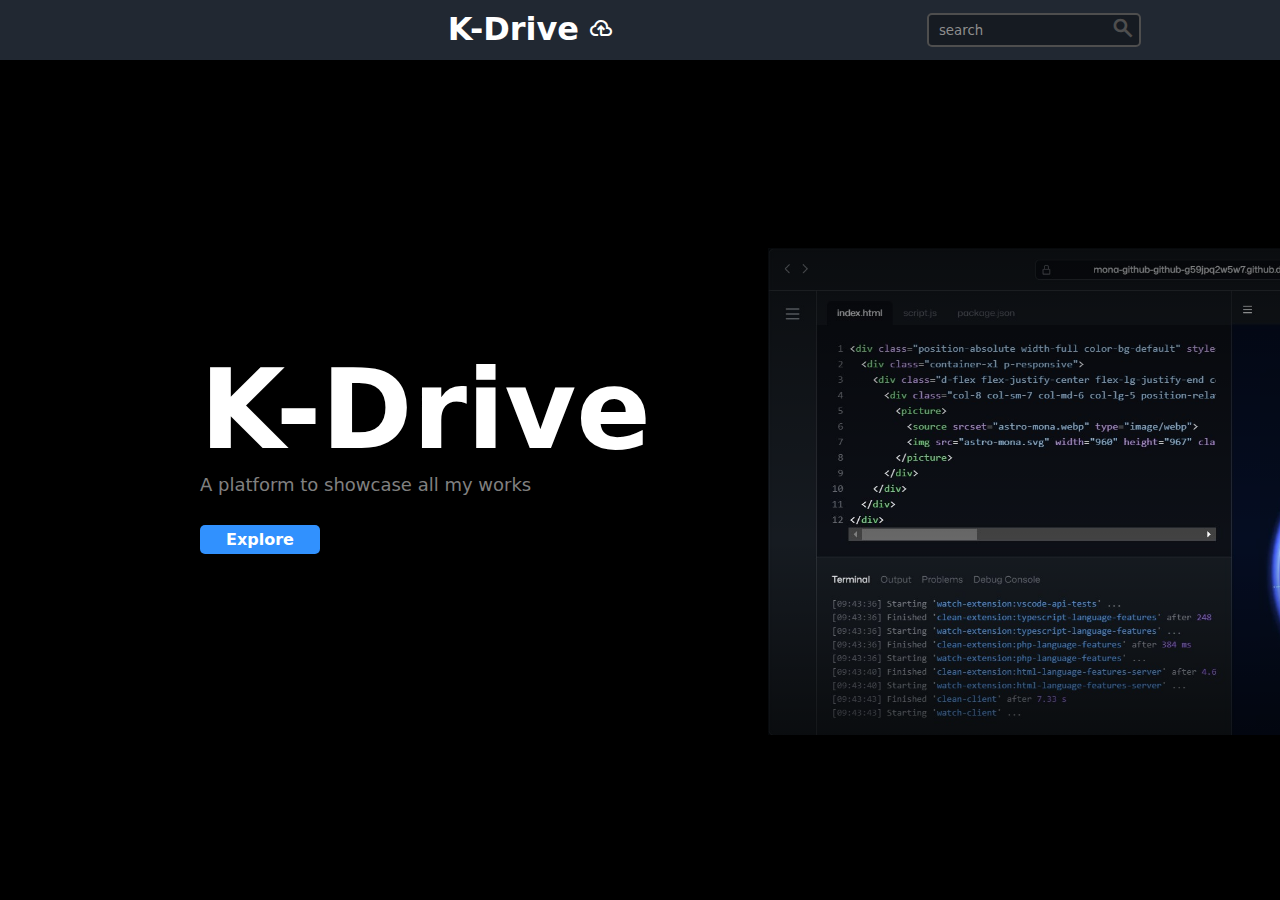
<file: index.html>
<!DOCTYPE html>
<html lang="en">
  <head>
    <meta charset="UTF-8" />
    <meta http-equiv="X-UA-Compatible" content="IE=edge" />
    <meta name="viewport" content="width=device-width, initial-scale=1.0" />
    <title>Document</title>
    <link
      rel="stylesheet"
      href="https://fonts.googleapis.com/css2?family=Material+Symbols+Outlined:opsz,wght,FILL,GRAD@48,400,0,0"
    />
    <link rel="stylesheet" href="styles\style.css" />
  </head>
  <body
    class="land"
    style="
      background-image: linear-gradient(
          0deg,
          rgb(0, 0, 0),
          rgba(255, 255, 255, 0) 40%,
          rgb(0, 0, 0)
        ),
        url(assets/ss.jpg);
      background-size: 65%;
      background-position: 48rem;

      background-position-y: 60%;
      background-repeat: no-repeat;
    "
  >
    <nav>
      <div class="nav-bar">
        <h1></h1>
        <h1>
          K-Drive
          <span
            style="position: absolute; top: 16px; padding: 0 10px 0"
            class="material-symbols-outlined cloud"
          >
            cloud_upload
          </span>
        </h1>

        <div>
          <input
            class="search"
            placeholder="search"
            type="text"
            style="color: white; padding: 0 5px 0"
          />
          <span class="material-symbols-outlined search-btn"> search </span>
        </div>
      </div>
    </nav>
    <div class="land-head">
      <h1>K-Drive</h1>
      <p>A platform to showcase all my works</p>
      <a href="repo.html" class="btn3">Explore</a>
      <!--   
      <div class="name-ctn">
        <div>
          <label>Your Name</label>
        </div>
        <input class="search s" name="name" />

        <div class="btn-name-ctn">
          <a href="repo.html" class="btn01">Jump</a>
        </div>

      </div>
     <a href="https://github.com/krishnanand654" target="_blank" class="btn4"
        >Jump to Github</a
      >
    --></div>
  </body>
</html>
</file>
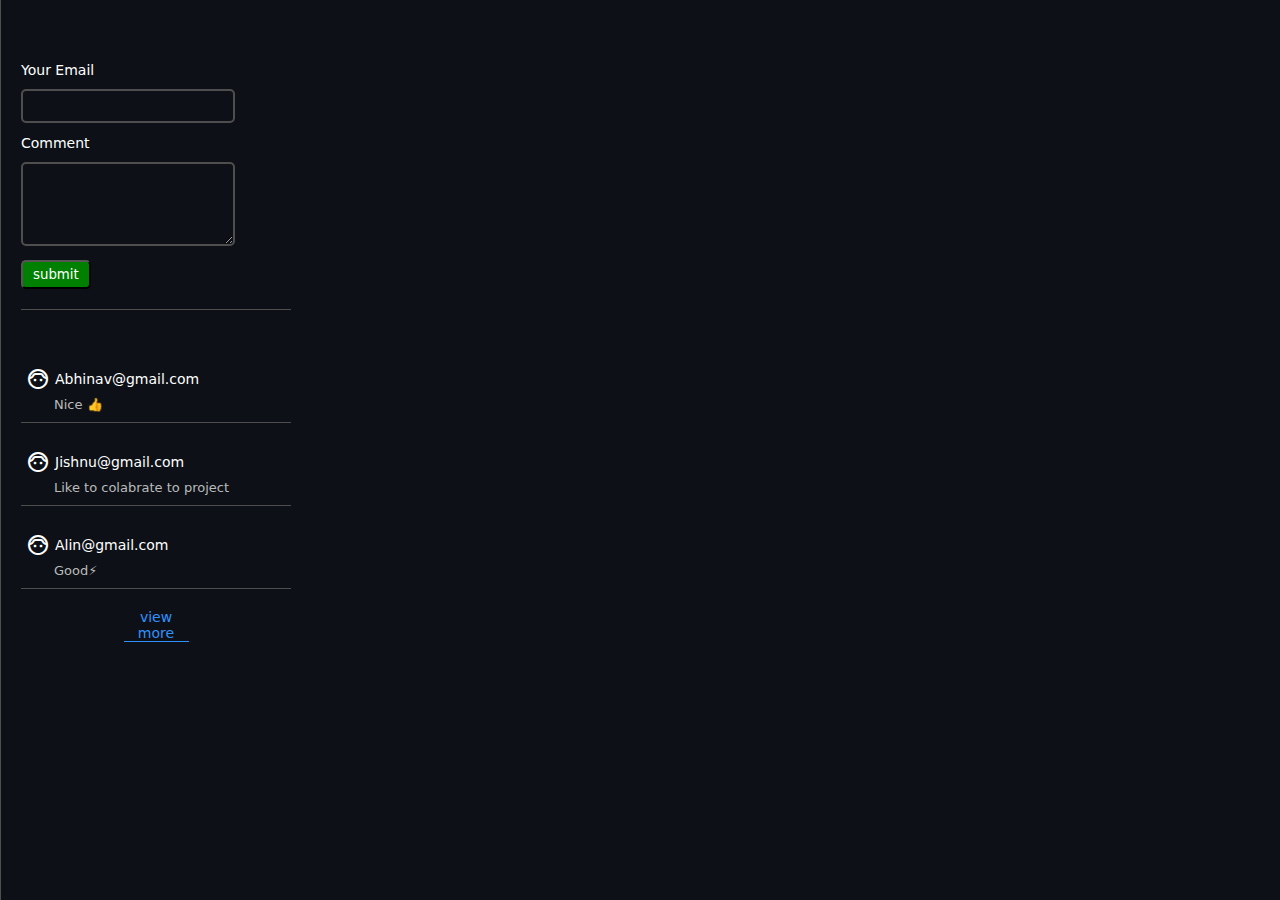
<file: form.html>
<!DOCTYPE html>
<html lang="en">
  <head>
    <meta charset="UTF-8" />
    <meta http-equiv="X-UA-Compatible" content="IE=edge" />
    <meta name="viewport" content="width=device-width, initial-scale=1.0" />
    <title>Document</title>
    <link rel="stylesheet" href="styles\style.css" />
    <link
      rel="stylesheet"
      href="https://fonts.googleapis.com/css2?family=Material+Symbols+Outlined:opsz,wght,FILL,GRAD@48,400,0,0"
    />
  </head>
  <body>
    <div class="section3">
      <div class="form">
        <form>
          <div class="lab">
            <label>Your Email</label>
            <div>
              <input type="text" name="subject" required/>
            </div>
          </div>
          <div class="lab">
            <label>Comment</label>
            <div>
              <textarea type="text" name="comment"></textarea>
            </div>
          </div>
          <div>
            <button type="submit" class="btn">submit</button>
          </div>
        </form>
        <div>
        <div class="noti-ctn">
          <div class="noti">
            <h4>
              <span class="material-symbols-outlined face"> face_6 </span>Abhinav@gmail.com
            </h4>
            <p>Nice 👍</p>
          </div>

          <div class="noti">
            <h4>
              <span class="material-symbols-outlined face"> face_6 </span>Jishnu@gmail.com
            </h4>
            <p>Like to colabrate to project</p>
          </div>

          <div class="noti">
            <h4>
              <div class="status"></div>
              <span class="material-symbols-outlined face"> face_6 </span>Alin@gmail.com
            </h4>

            <p>Good⚡</p>
          </div>
          <div class="btn-ctn">
          <div class="btn6">view more</div>
        </div>
        </div>
      </div>
    </div>
  </body>
</html>
</file>
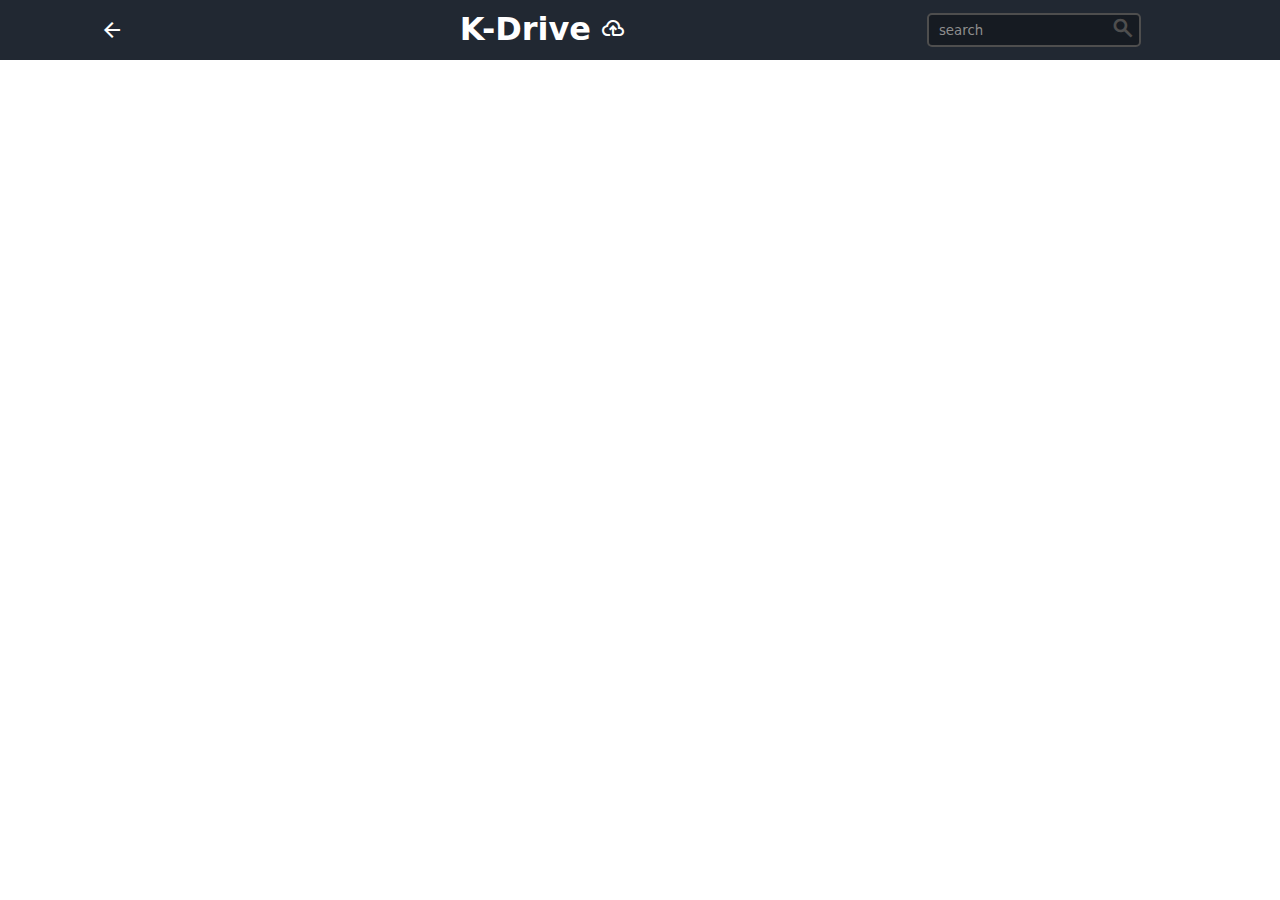
<file: nav.html>
<!DOCTYPE html>
<html lang="en">
  <head>
    <meta charset="UTF-8" />
    <meta http-equiv="X-UA-Compatible" content="IE=edge" />
    <meta name="viewport" content="width=device-width, initial-scale=1.0" />
    <title>Document</title>
    <link
      rel="stylesheet"
      href="https://fonts.googleapis.com/css2?family=Material+Symbols+Outlined:opsz,wght,FILL,GRAD@48,400,0,0"
    />
    <link rel="stylesheet" href="styles\style.css" />
  </head>
  <body>
    <nav>
      <div class="nav-bar">
        <a class="back" target="_parent" href=".\repo.html"
          ><span class="material-symbols-outlined"> arrow_back </span></a
        >
        <h1>
          K-Drive
          <span
            style="position: absolute; top: 16px; padding: 0 10px 0"
            class="material-symbols-outlined cloud"
          >
            cloud_upload
          </span>
        </h1>

        <div>
          <input
            class="search"
            placeholder="search"
            type="text"
            style="color: white; padding: 0 5px 0"
          />
          <span class="material-symbols-outlined search-btn"> search </span>
        </div>
      </div>
    </nav>
  </body>
</html>
</file>
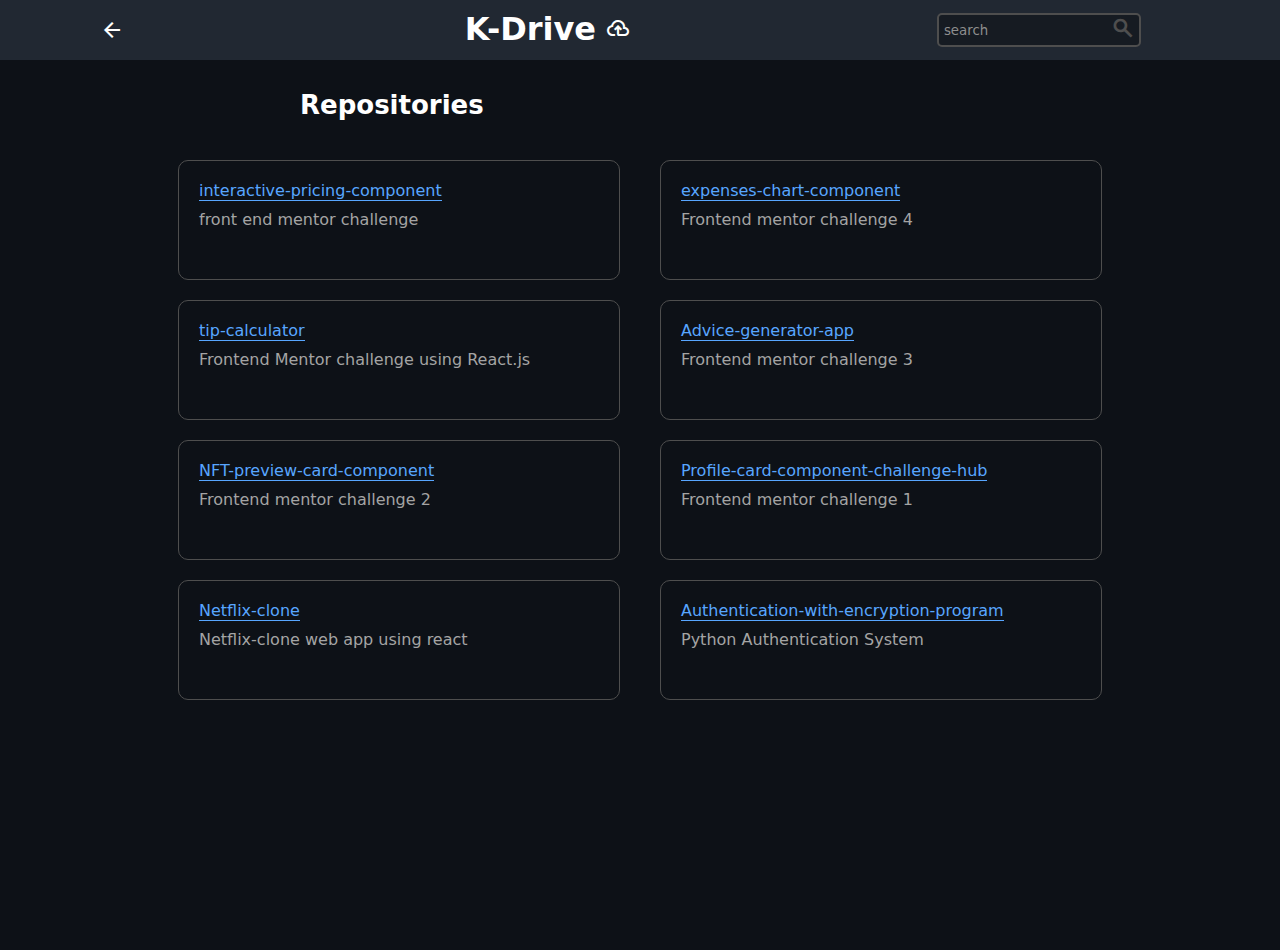
<file: repo.html>
<!DOCTYPE html>
<html lang="en">
  <head>
    <meta charset="UTF-8" />
    <meta http-equiv="X-UA-Compatible" content="IE=edge" />
    <meta name="viewport" content="width=device-width, initial-scale=1.0" />
    <title>Document</title>
    <link
      rel="stylesheet"
      href="https://fonts.googleapis.com/css2?family=Material+Symbols+Outlined:opsz,wght,FILL,GRAD@48,400,0,0"
    />
    <link rel="stylesheet" href="styles\style.css" />
  </head>
  <body>
    <nav>
      <div class="nav-bar">
        <a class="back" target="_parent" href="index.html"
          ><span class="material-symbols-outlined"> arrow_back </span></a
        >
        <h1>
          K-Drive<span
            style="position: absolute; top: 16px; padding: 0 10px 0"
            class="material-symbols-outlined cloud"
          >
            cloud_upload
          </span>
        </h1>
        <div>
          <input class="search" placeholder="search" type="text" />
          <span class="material-symbols-outlined search-btn"> search </span>
        </div>
      </div>
    </nav>
    <section class="section4">
      <div>
        <h3>Repositories</h3>
      </div>
      <div class="repo-flex">
        <div class="repo">
          <h4><a href="frame\frame.html">interactive-pricing-component </a></h4>
          <p>front end mentor challenge</p>
        </div>

        <div class="repo">
          <h4>
            <a href="frame\frame2.html">expenses-chart-component</a>
          </h4>
          <p>Frontend mentor challenge 4</p>
        </div>

        <div class="repo">
          <h4><a href="frame\frame3.html">tip-calculator</a></h4>
          <p>Frontend Mentor challenge using React.js</p>
        </div>

        <div class="repo">
          <h4><a href="frame\frame3.html">Advice-generator-app </a></h4>
          <p>Frontend mentor challenge 3</p>
        </div>

        <div class="repo">
          <h4><a href="frame\frame3.html">NFT-preview-card-component </a></h4>
          <p>Frontend mentor challenge 2</p>
        </div>

        <div class="repo">
          <h4>
            <a href="frame\frame3.html"
              >Profile-card-component-challenge-hub
            </a>
          </h4>
          <p>Frontend mentor challenge 1</p>
        </div>

        <div class="repo">
          <h4><a href="frame\frame3.html">Netflix-clone </a></h4>
          <p>Netflix-clone web app using react</p>
        </div>

        <div class="repo">
          <h4>
            <a href="frame\frame3.html"
              >Authentication-with-encryption-program
            </a>
          </h4>
          <p>Python Authentication System</p>
        </div>
      </div>
    </section>
  </body>
</html>
</file>
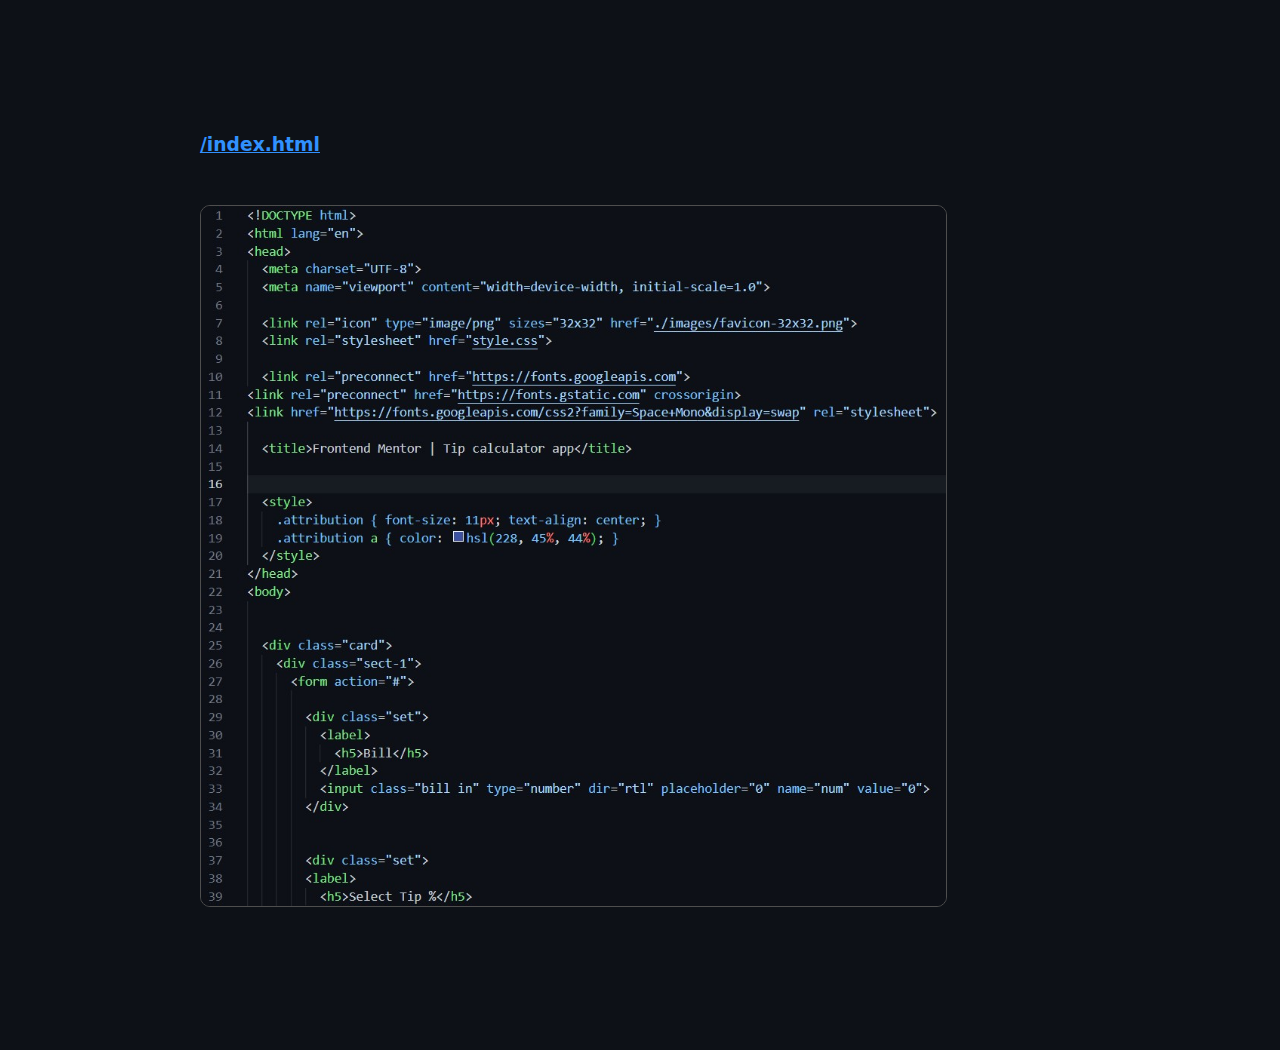
<file: terminal.html>
<!DOCTYPE html>
<html lang="en">
  <head>
    <meta charset="UTF-8" />
    <meta http-equiv="X-UA-Compatible" content="IE=edge" />
    <meta name="viewport" content="width=device-width, initial-scale=1.0" />
    <title>Document</title>
    <link
      rel="stylesheet"
      href="https://fonts.googleapis.com/css2?family=Material+Symbols+Outlined:opsz,wght,FILL,GRAD@48,400,0,0"
    />
    <link rel="stylesheet" href="styles\style.css" />
  </head>
  <body>
    <div class="section2">
      <h3><u>/index.html</u></h3>
      <div class="card">
        <div class="code">
          <img class="code-img" src="assets\ss2.jpg" />
        </div>
      </div>
    </div>
  </body>
</html>
</file>
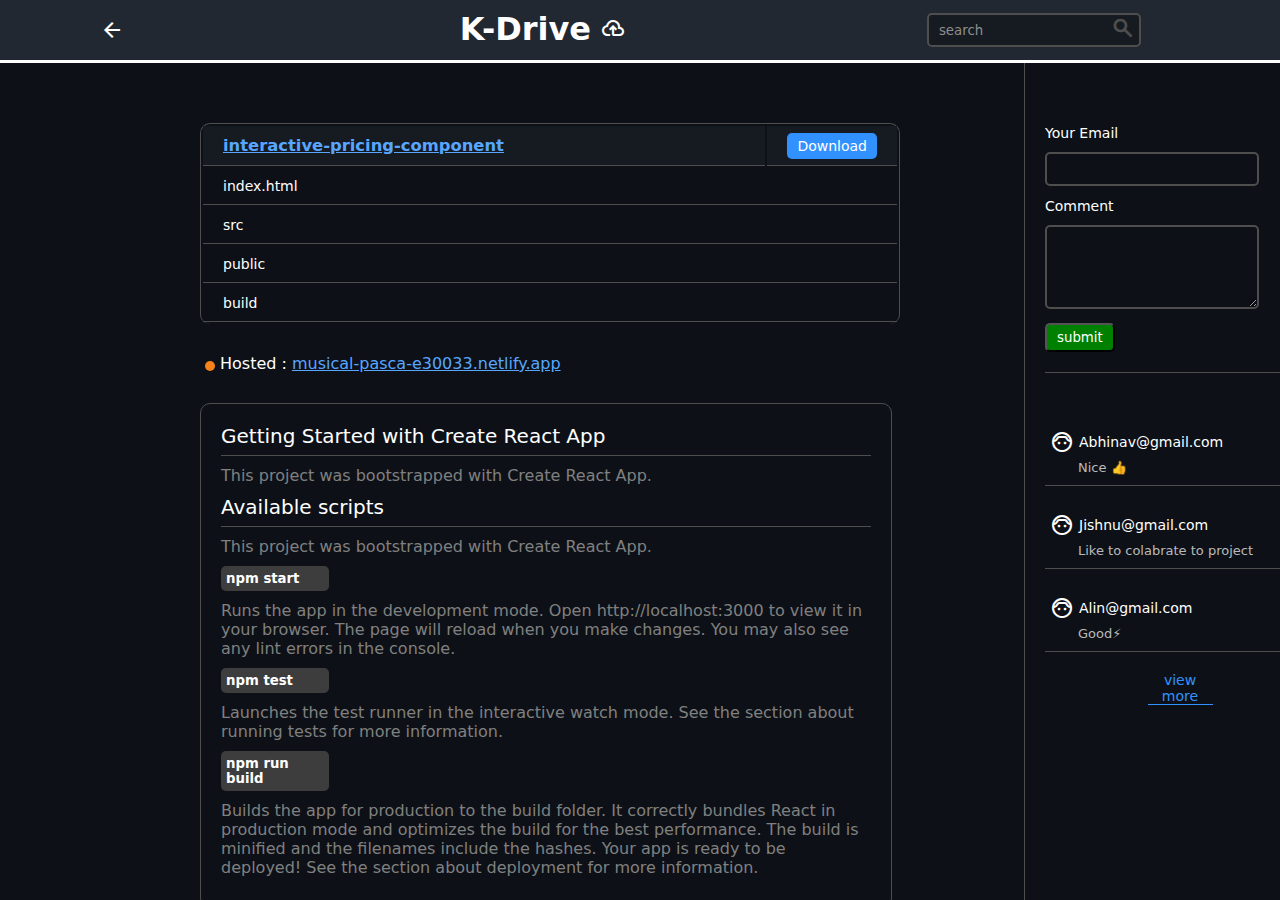
<file: frame/frame.html>
<html>
  <frameset rows="7%,*" border="0">
    <frame name="subject" src="https://krishnanand654.github.io/s-showcase-platfrom-web-p/nav.html" />
  <frameset cols="80%, *" border="0">
    <frame name="subject" src="..\repos\project.html" />
    <frame name="subject1" src="..\form.html" />
  </frameset>
  <frame name="subject" src="..\repos\project.html" />
</html>
</file>
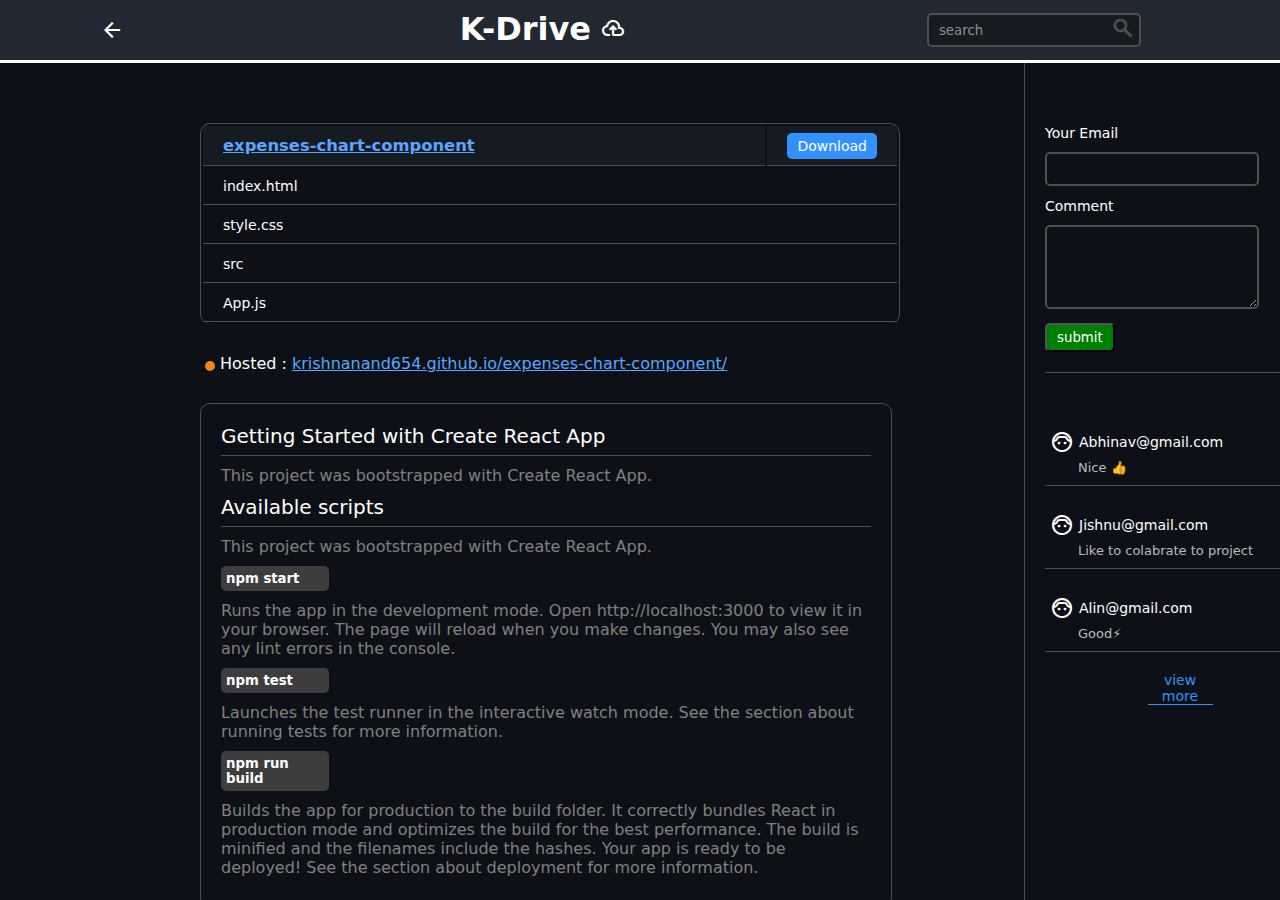
<file: frame/frame2.html>
<html>
  <frameset rows="7%,*" border="0">
    <frame name="subject" src="\nav.html" />
    <frameset cols="80%, *" border="0">
      <frame name="subject" src="\repos\project2.html" />
      <frame name="subject1" src="\form.html" />
    </frameset>
  </frameset>
</html>
</file>
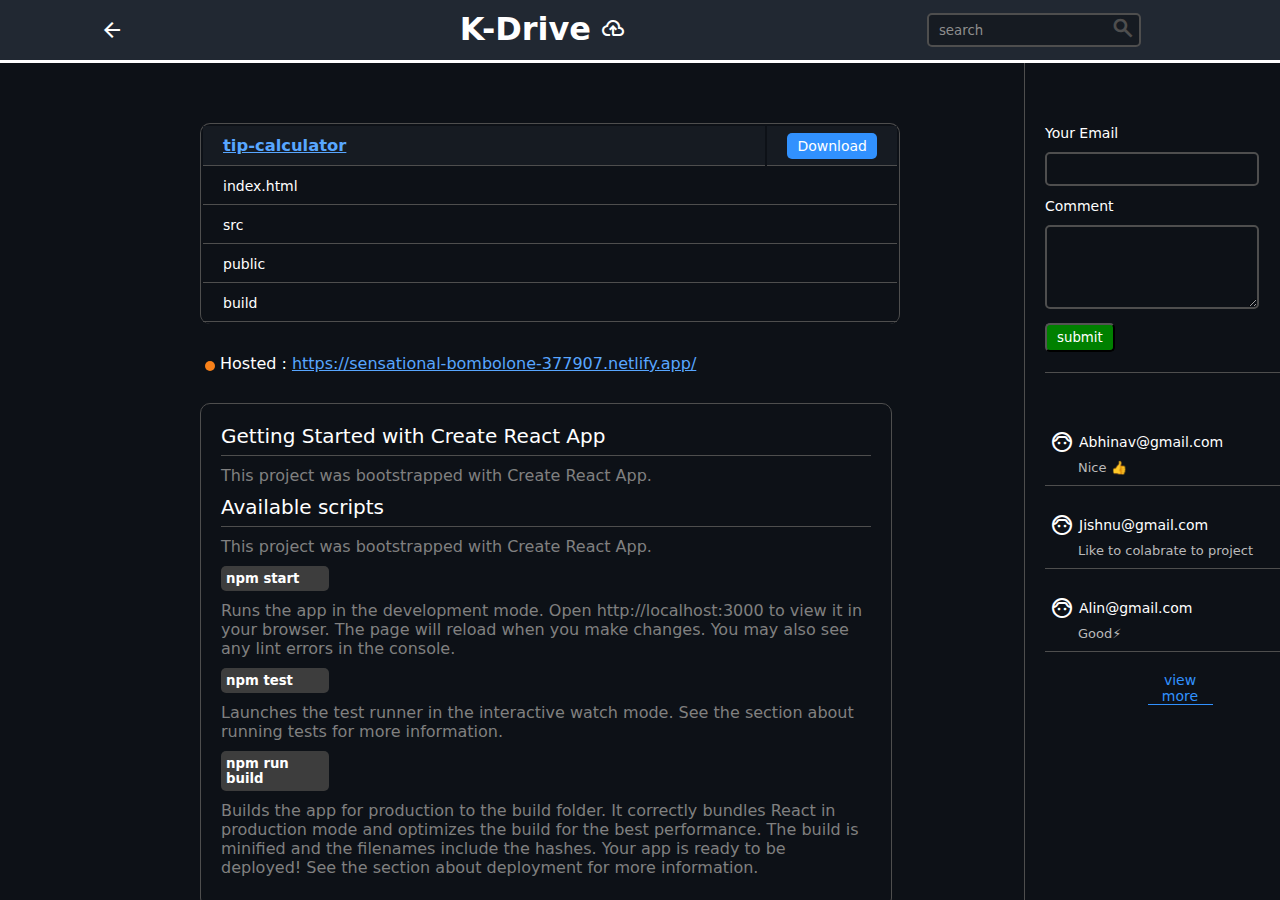
<file: frame/frame3.html>
<html>
  <frameset rows="7%,*" border="0">
    <frame name="subject" src="\nav.html" />
    <frameset cols="80%, *" border="0">
      <frame name="subject" src="\repos\project3.html" />
      <frame name="subject1" src="\form.html" />
    </frameset>
  </frameset>
</html>
</file>
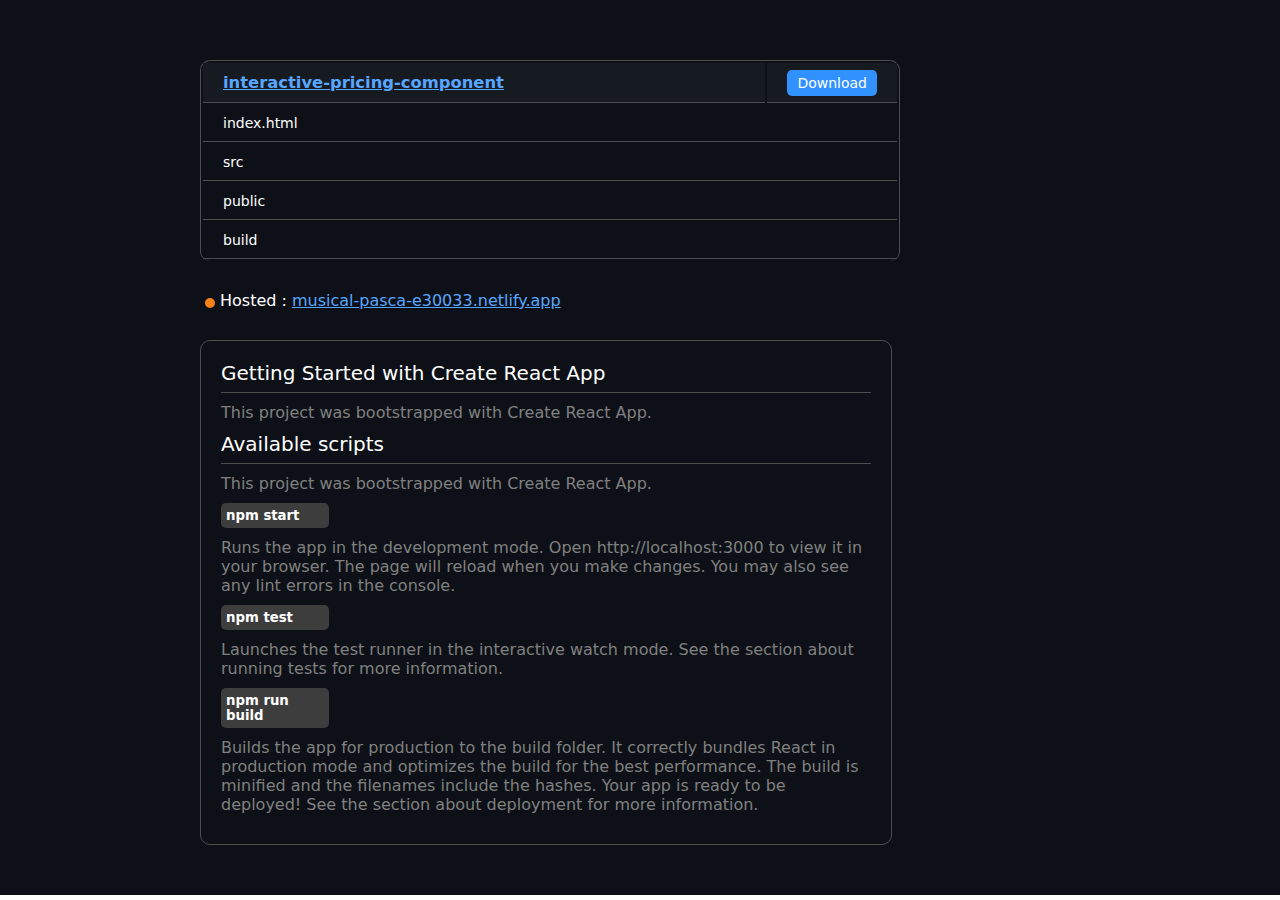
<file: repos/project.html>
<!DOCTYPE html>
<html lang="en">
  <head>
    <meta charset="UTF-8" />
    <meta http-equiv="X-UA-Compatible" content="IE=edge" />
    <meta name="viewport" content="width=device-width, initial-scale=1.0" />
    <title>Document</title>
    <link rel="stylesheet" href="\styles\style.css" />
  </head>
  <body>
    <div class="section">
      <table class="table">
        <tr>
          <th>
            <h3><u>interactive-pricing-component</u></h3>
          </th>
          <th>
            <a class="btn3" href="https://github.com/krishnanand654/interactive-pricing-component/archive/refs/heads/main.zip">Download</a>
          </th>
        </tr>
        <tr>
          <td colspan="2">
            <a href="\terminal.html">index.html</a>
          </td>
        </tr>

        <tr>
          <td colspan="2">
            <a href="#" target="">src</a>
          </td>
        </tr>

        <tr>
          <td colspan="2">
            <a href="#" target="">public</a>
          </td>
        </tr>

        <tr>
          <td colspan="2">
            <a href="#" target="">build</a>
          </td>
        </tr>
      </table>
      <div class="host">
        <p><div class="circ"></div>Hosted : <a target="_blank" href="https://musical-pasca-e30033.netlify.app/"> musical-pasca-e30033.netlify.app</a></p>
      </div>
      <div class="card1">
        <h3>Getting Started with Create React App</h3>
        <p>This project was bootstrapped with Create React App.</p>

        <h3>Available scripts</h3>
        <p>This project was bootstrapped with Create React App.</p>

        <h5>npm start</h5>
        <p>
          Runs the app in the development mode. Open http://localhost:3000 to
          view it in your browser. The page will reload when you make changes.
          You may also see any lint errors in the console.
        </p>

        <h5>npm test</h5>
        <p>
          Launches the test runner in the interactive watch mode. See the
          section about running tests for more information.
        </p>
        <h5>npm run build</h5>
        <p>
          Builds the app for production to the build folder. It correctly
          bundles React in production mode and optimizes the build for the best
          performance. The build is minified and the filenames include the
          hashes. Your app is ready to be deployed! See the section about
          deployment for more information.
        </p>
      </div>
    </div>
  </body>
</html>
</file>
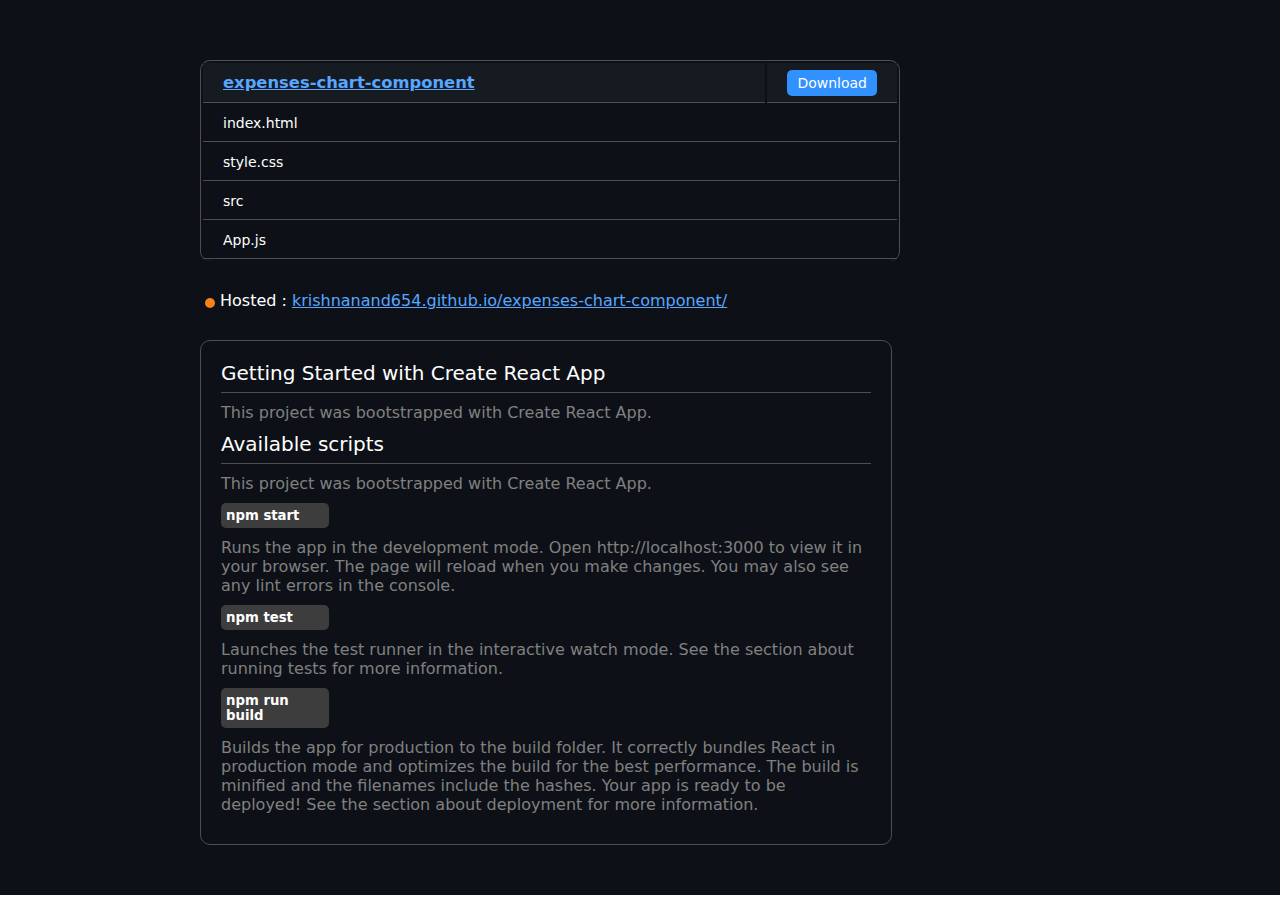
<file: repos/project2.html>
<!DOCTYPE html>
<html lang="en">
  <head>
    <meta charset="UTF-8" />
    <meta http-equiv="X-UA-Compatible" content="IE=edge" />
    <meta name="viewport" content="width=device-width, initial-scale=1.0" />
    <title>Document</title>
    <link rel="stylesheet" href="\styles\style.css" />
  </head>
  <body>
    <div class="section">
      <table class="table">
        <tr>
          <th>
            <h3><u>expenses-chart-component</u></h3>
          </th>
          <th>
            <a class="btn3" href="https://github.com/krishnanand654/expenses-chart-component/archive/refs/heads/main.zip">Download</a>
          </th>
        </tr>
        <tr>
          <td colspan="2">
            <a href="\terminal.html">index.html</a>
          </td>
        </tr>

        <tr>
          <td colspan="2">
            <a href="#" target="">style.css</a>
          </td>
        </tr>

        <tr>
          <td colspan="2">
            <a href="#" target="">src</a>
          </td>
        </tr>

        <tr>
          <td colspan="2">
            <a href="#" target="">App.js</a>
          </td>
        </tr>
      </table>

      <div class="host">
        <p><div class="circ"></div>Hosted : <a target="_blank" href="https://krishnanand654.github.io/expenses-chart-component/"> krishnanand654.github.io/expenses-chart-component/</a></p>
      </div>

      <div class="card1">
        <h3>Getting Started with Create React App</h3>
        <p>This project was bootstrapped with Create React App.</p>

        <h3>Available scripts</h3>
        <p>This project was bootstrapped with Create React App.</p>

        <h5>npm start</h5>
        <p>
          Runs the app in the development mode. Open http://localhost:3000 to
          view it in your browser. The page will reload when you make changes.
          You may also see any lint errors in the console.
        </p>

        <h5>npm test</h5>
        <p>
          Launches the test runner in the interactive watch mode. See the
          section about running tests for more information.
        </p>
        <h5>npm run build</h5>
        <p>
          Builds the app for production to the build folder. It correctly
          bundles React in production mode and optimizes the build for the best
          performance. The build is minified and the filenames include the
          hashes. Your app is ready to be deployed! See the section about
          deployment for more information.
        </p>
      </div>
    </div>
  </body>
</html>
</file>
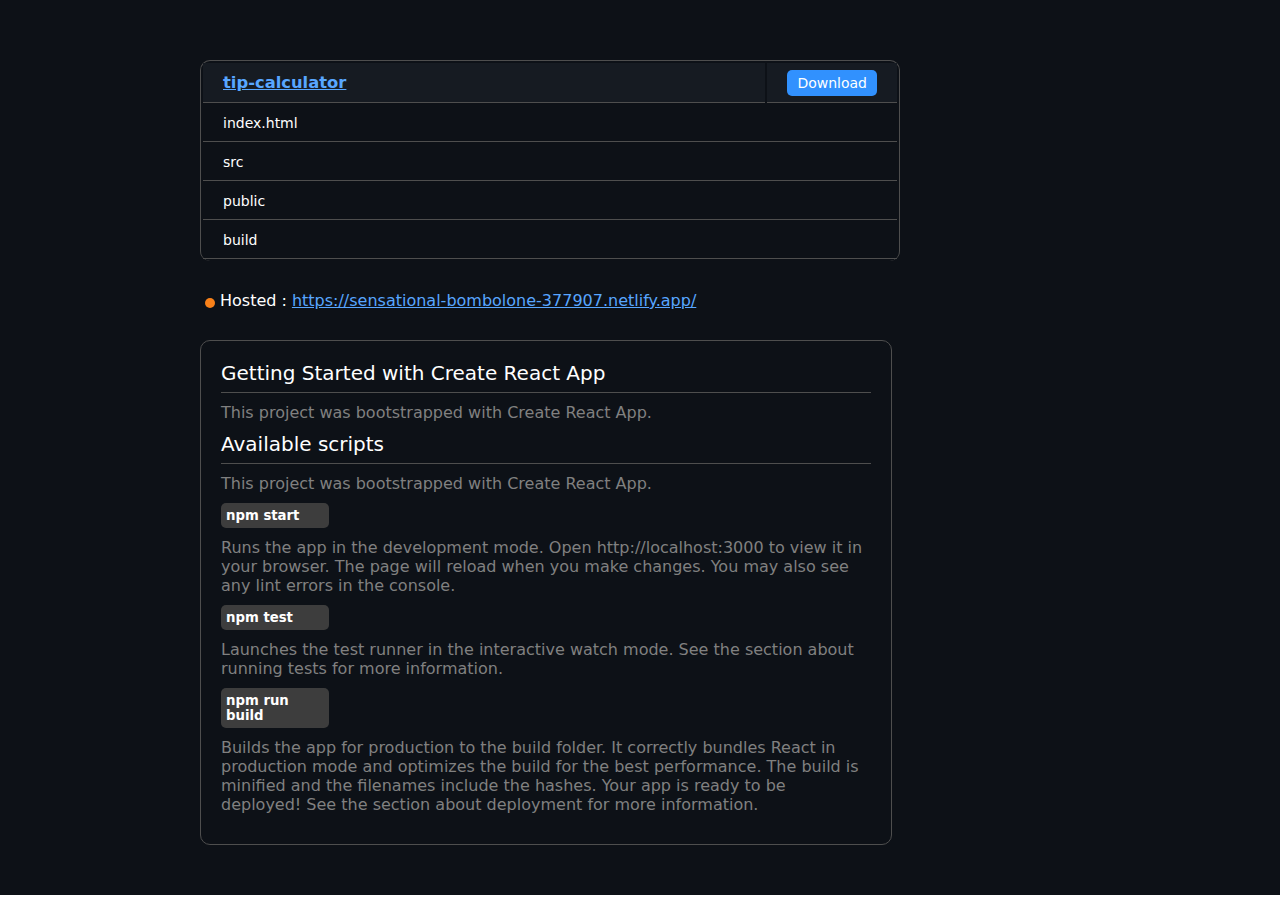
<file: repos/project3.html>
<!DOCTYPE html>
<html lang="en">
  <head>
    <meta charset="UTF-8" />
    <meta http-equiv="X-UA-Compatible" content="IE=edge" />
    <meta name="viewport" content="width=device-width, initial-scale=1.0" />
    <title>Document</title>
    <link rel="stylesheet" href="\styles\style.css" />
  </head>
  <body>
    <div class="section">
      <table class="table">
        <tr>
          <th>
            <h3><u>tip-calculator</u></h3>
          </th>
          <th>
            <a class="btn3" href="https://github.com/krishnanand654/tip-calculator/archive/refs/heads/main.zip">Download</a>
          </th>
        </tr>
        <tr>
          <td colspan="2">
            <a href="\terminal.html">index.html</a>
          </td>
        </tr>

        <tr>
          <td colspan="2">
            <a href="#" target="">src</a>
          </td>
        </tr>

        <tr>
          <td colspan="2">
            <a href="#" target="">public</a>
          </td>
        </tr>

        <tr>
          <td colspan="2">
            <a href="#" target="">build</a>
          </td>
        </tr>
      </table>

      <div class="host">
        <p><div class="circ"></div>Hosted : <a target="_blank" href="https://sensational-bombolone-377907.netlify.app/"> https://sensational-bombolone-377907.netlify.app/</a></p>
      </div>

      <div class="card1">
        <h3>Getting Started with Create React App</h3>
        <p>This project was bootstrapped with Create React App.</p>

        <h3>Available scripts</h3>
        <p>This project was bootstrapped with Create React App.</p>

        <h5>npm start</h5>
        <p>
          Runs the app in the development mode. Open http://localhost:3000 to
          view it in your browser. The page will reload when you make changes.
          You may also see any lint errors in the console.
        </p>

        <h5>npm test</h5>
        <p>
          Launches the test runner in the interactive watch mode. See the
          section about running tests for more information.
        </p>
        <h5>npm run build</h5>
        <p>
          Builds the app for production to the build folder. It correctly
          bundles React in production mode and optimizes the build for the best
          performance. The build is minified and the filenames include the
          hashes. Your app is ready to be deployed! See the section about
          deployment for more information.
        </p>
      </div>
    </div>
  </body>
</html>
</file>
